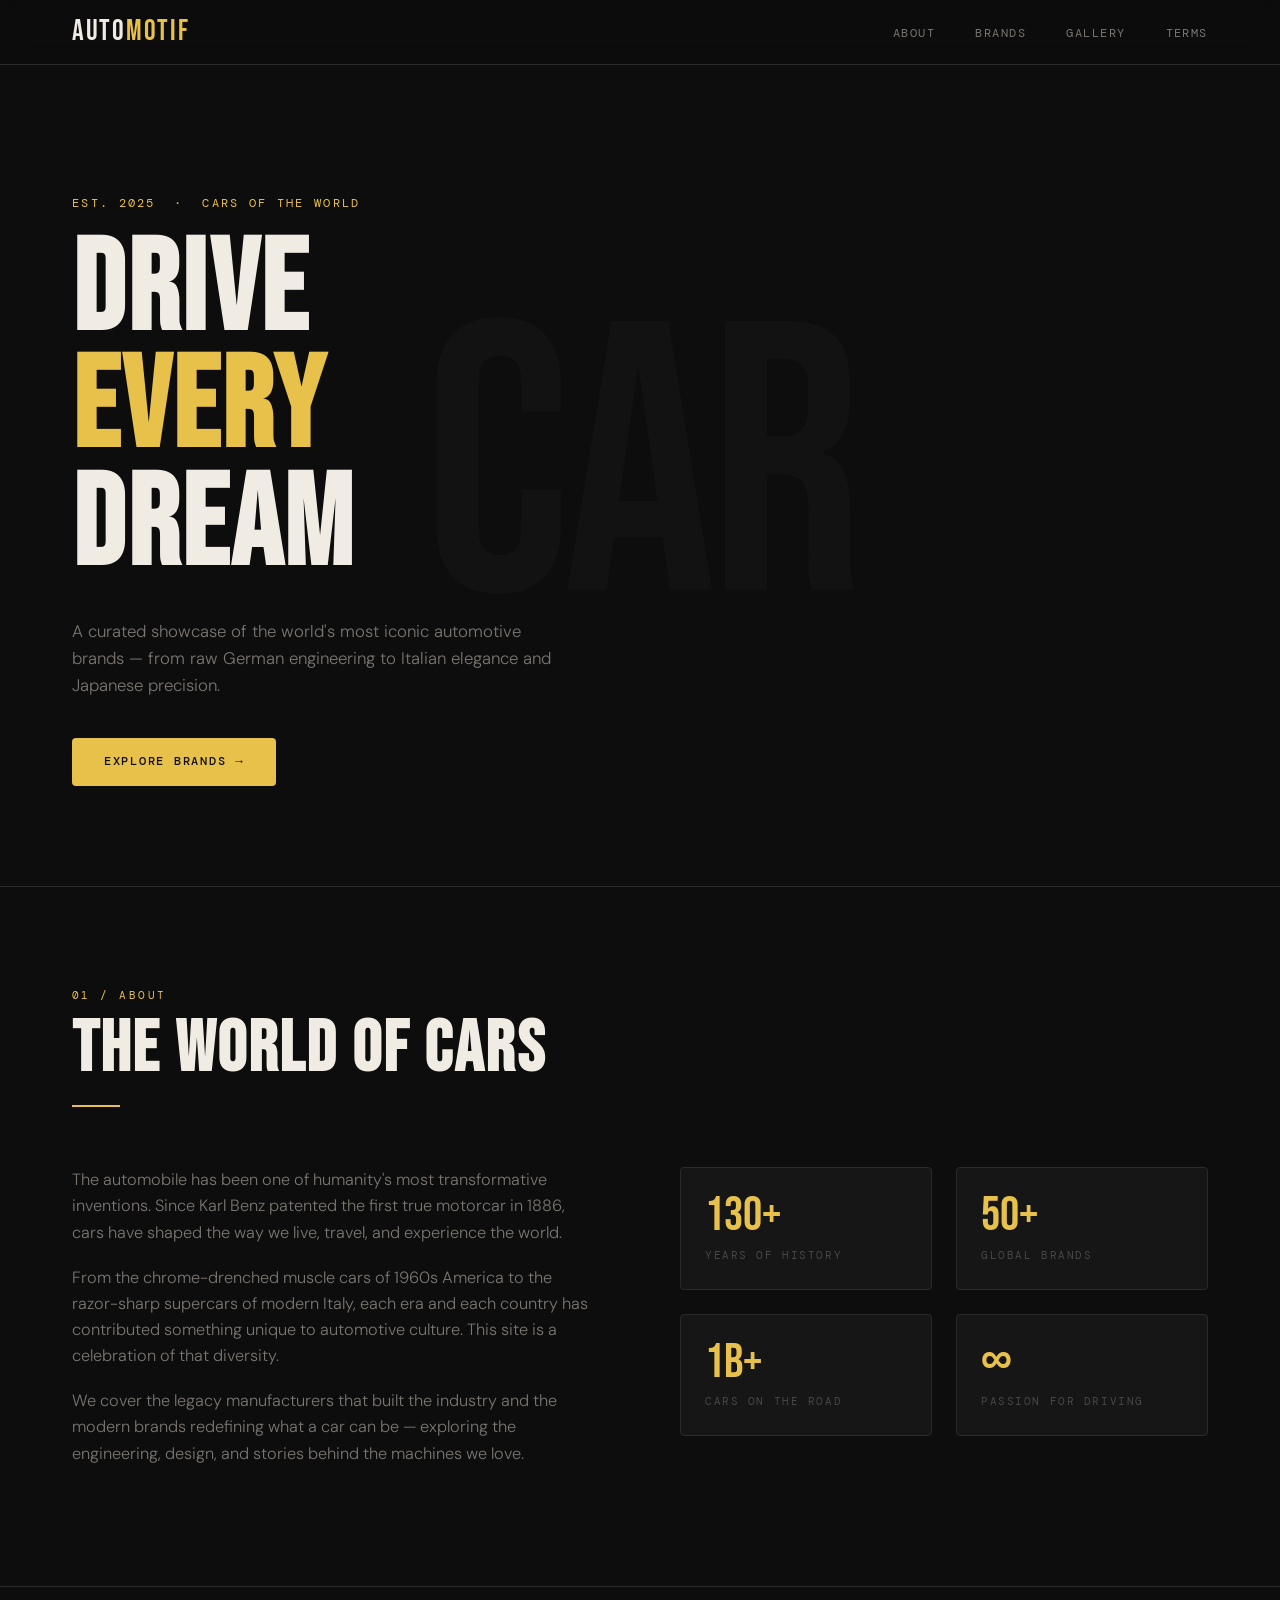
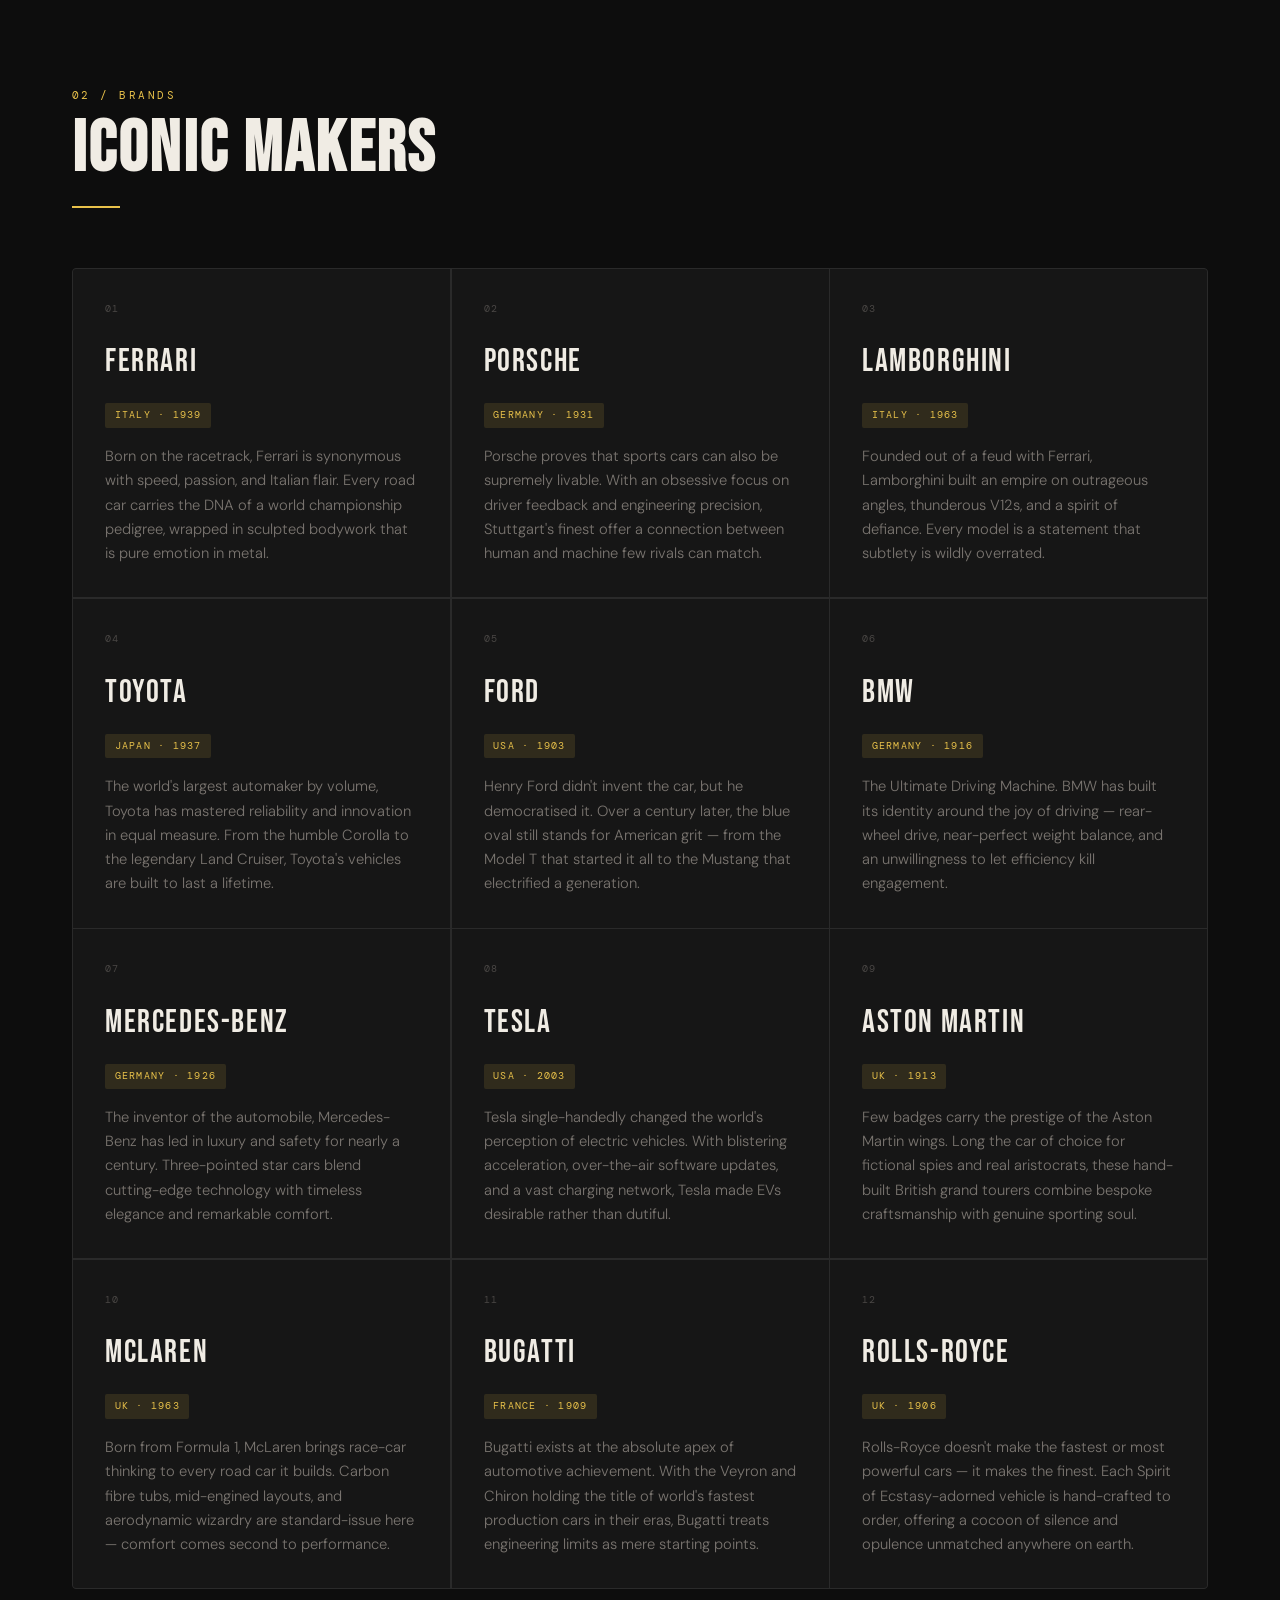
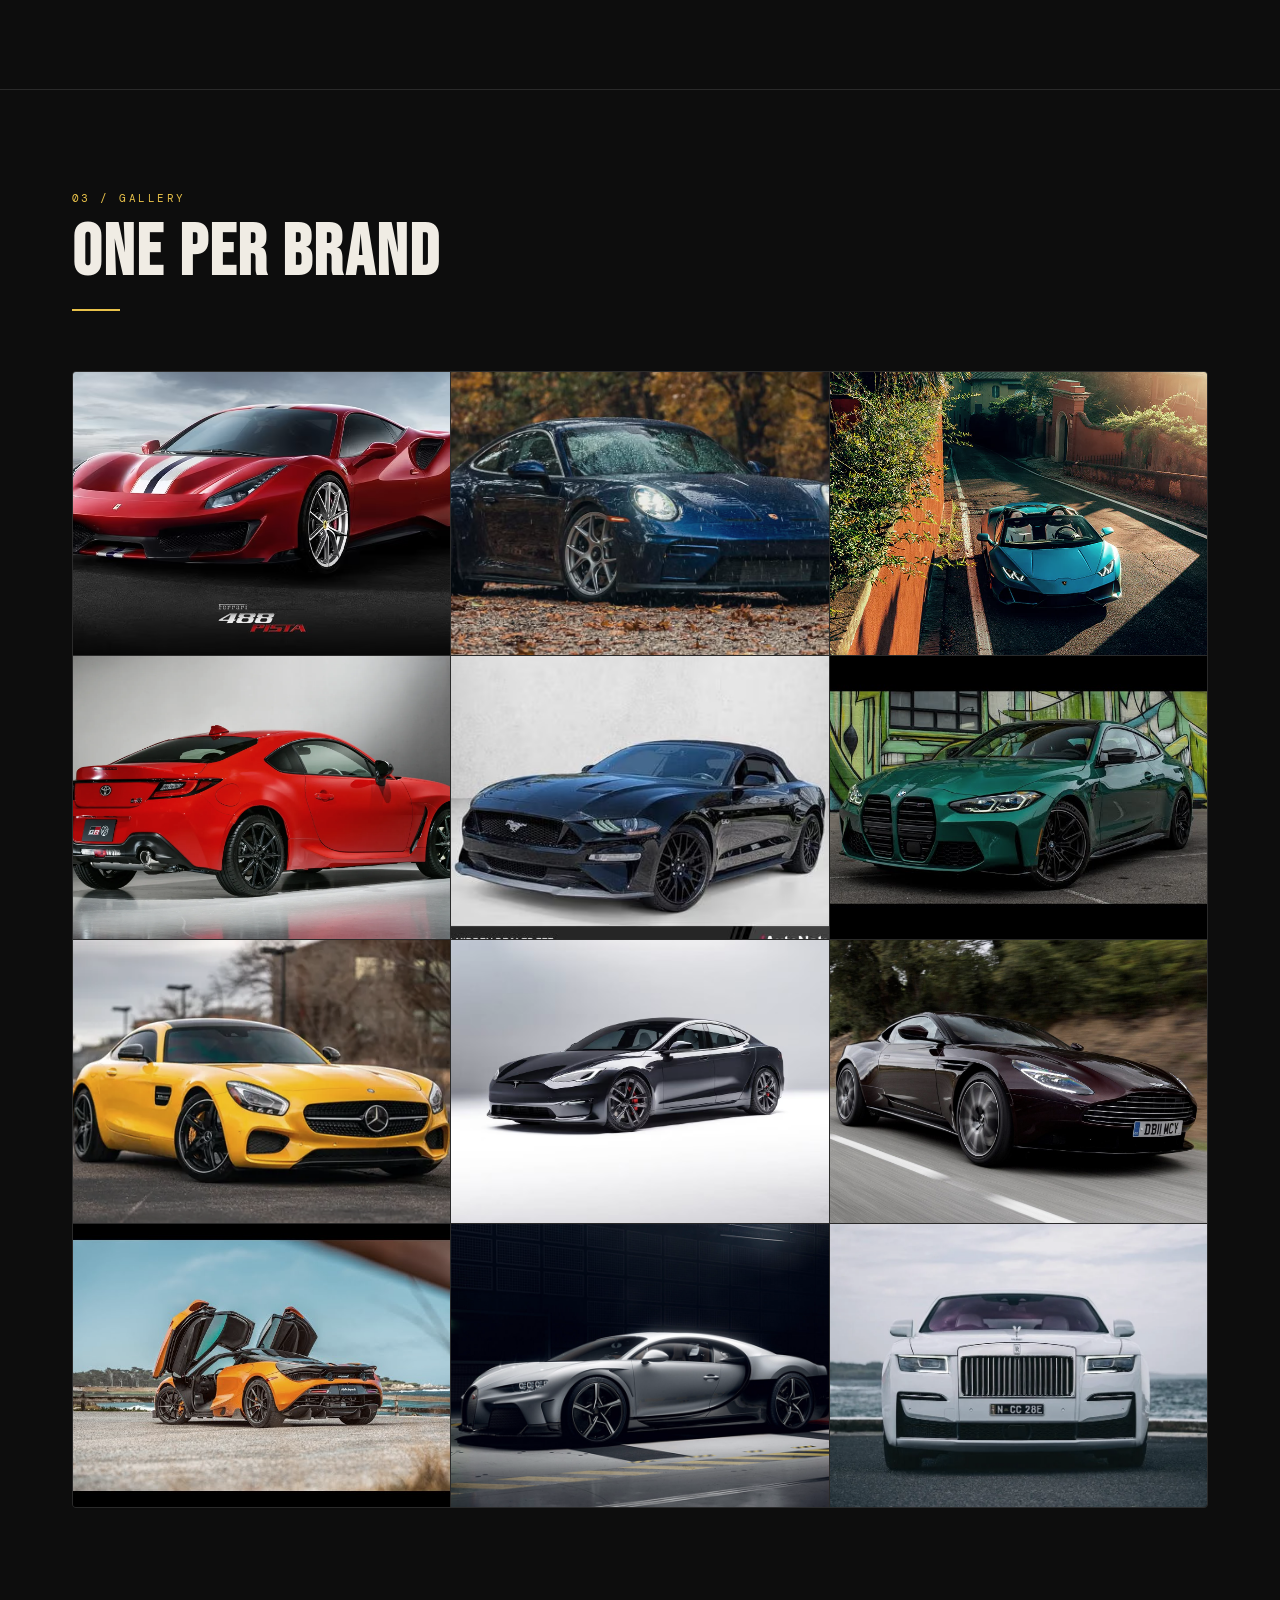
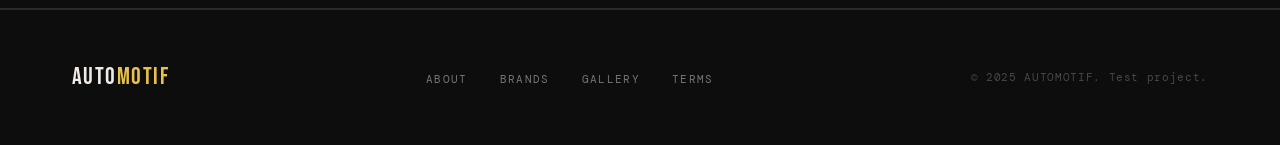
<file: index.html>
<!DOCTYPE html>
<html lang="en">
<head>
  <meta charset="UTF-8" />
  <meta name="viewport" content="width=device-width, initial-scale=1.0" />
  <title>AUTOMOTIF — Cars of the World</title>
  <link rel="stylesheet" href="styles.css" />
</head>
<body>

  <!-- NAV -->
  <nav>
    <div class="nav-inner">
      <a href="index.html" class="nav-logo">AUTO<span>MOTIF</span></a>
      <ul class="nav-links">
        <li><a href="#about">About</a></li>
        <li><a href="#brands">Brands</a></li>
        <li><a href="#gallery">Gallery</a></li>
        <li><a href="terms.html">Terms</a></li>
      </ul>
    </div>
  </nav>

  <!-- HERO -->
  <section class="hero">
    <div class="container">
      <p class="hero-eyebrow">Est. 2025 &nbsp;·&nbsp; Cars of the World</p>
      <h1 class="hero-title">DRIVE<br><em>EVERY</em><br>DREAM</h1>
      <p class="hero-desc">
        A curated showcase of the world's most iconic automotive brands — from raw German engineering to Italian elegance and Japanese precision.
      </p>
      <a href="#brands" class="hero-cta">Explore Brands →</a>
    </div>
  </section>

  <!-- ABOUT -->
  <section id="about">
    <div class="container">
      <div class="section-header">
        <p class="section-eyebrow">01 / About</p>
        <h2 class="section-title">THE WORLD OF CARS</h2>
        <div class="section-divider"></div>
      </div>
      <div class="about-grid">
        <div class="about-body">
          <p>
            The automobile has been one of humanity's most transformative inventions. Since Karl Benz patented the first true motorcar in 1886, cars have shaped the way we live, travel, and experience the world.
          </p>
          <p>
            From the chrome-drenched muscle cars of 1960s America to the razor-sharp supercars of modern Italy, each era and each country has contributed something unique to automotive culture. This site is a celebration of that diversity.
          </p>
          <p>
            We cover the legacy manufacturers that built the industry and the modern brands redefining what a car can be — exploring the engineering, design, and stories behind the machines we love.
          </p>
        </div>
        <div class="about-stats">
          <div class="stat-card">
            <div class="stat-number">130+</div>
            <div class="stat-label">Years of History</div>
          </div>
          <div class="stat-card">
            <div class="stat-number">50+</div>
            <div class="stat-label">Global Brands</div>
          </div>
          <div class="stat-card">
            <div class="stat-number">1B+</div>
            <div class="stat-label">Cars on the Road</div>
          </div>
          <div class="stat-card">
            <div class="stat-number">∞</div>
            <div class="stat-label">Passion for Driving</div>
          </div>
        </div>
      </div>
    </div>
  </section>

  <!-- BRANDS -->
  <section id="brands">
    <div class="container">
      <div class="section-header">
        <p class="section-eyebrow">02 / Brands</p>
        <h2 class="section-title">ICONIC MAKERS</h2>
        <div class="section-divider"></div>
      </div>
      <div class="brands-grid">

        <div class="brand-card">
          <div class="brand-index">01</div>
          <div class="brand-name">Ferrari</div>
          <span class="brand-origin">Italy · 1939</span>
          <p class="brand-desc">Born on the racetrack, Ferrari is synonymous with speed, passion, and Italian flair. Every road car carries the DNA of a world championship pedigree, wrapped in sculpted bodywork that is pure emotion in metal.</p>
        </div>

        <div class="brand-card">
          <div class="brand-index">02</div>
          <div class="brand-name">Porsche</div>
          <span class="brand-origin">Germany · 1931</span>
          <p class="brand-desc">Porsche proves that sports cars can also be supremely livable. With an obsessive focus on driver feedback and engineering precision, Stuttgart's finest offer a connection between human and machine few rivals can match.</p>
        </div>

        <div class="brand-card">
          <div class="brand-index">03</div>
          <div class="brand-name">Lamborghini</div>
          <span class="brand-origin">Italy · 1963</span>
          <p class="brand-desc">Founded out of a feud with Ferrari, Lamborghini built an empire on outrageous angles, thunderous V12s, and a spirit of defiance. Every model is a statement that subtlety is wildly overrated.</p>
        </div>

        <div class="brand-card">
          <div class="brand-index">04</div>
          <div class="brand-name">Toyota</div>
          <span class="brand-origin">Japan · 1937</span>
          <p class="brand-desc">The world's largest automaker by volume, Toyota has mastered reliability and innovation in equal measure. From the humble Corolla to the legendary Land Cruiser, Toyota's vehicles are built to last a lifetime.</p>
        </div>

        <div class="brand-card">
          <div class="brand-index">05</div>
          <div class="brand-name">Ford</div>
          <span class="brand-origin">USA · 1903</span>
          <p class="brand-desc">Henry Ford didn't invent the car, but he democratised it. Over a century later, the blue oval still stands for American grit — from the Model T that started it all to the Mustang that electrified a generation.</p>
        </div>

        <div class="brand-card">
          <div class="brand-index">06</div>
          <div class="brand-name">BMW</div>
          <span class="brand-origin">Germany · 1916</span>
          <p class="brand-desc">The Ultimate Driving Machine. BMW has built its identity around the joy of driving — rear-wheel drive, near-perfect weight balance, and an unwillingness to let efficiency kill engagement.</p>
        </div>

        <div class="brand-card">
          <div class="brand-index">07</div>
          <div class="brand-name">Mercedes-Benz</div>
          <span class="brand-origin">Germany · 1926</span>
          <p class="brand-desc">The inventor of the automobile, Mercedes-Benz has led in luxury and safety for nearly a century. Three-pointed star cars blend cutting-edge technology with timeless elegance and remarkable comfort.</p>
        </div>

        <div class="brand-card">
          <div class="brand-index">08</div>
          <div class="brand-name">Tesla</div>
          <span class="brand-origin">USA · 2003</span>
          <p class="brand-desc">Tesla single-handedly changed the world's perception of electric vehicles. With blistering acceleration, over-the-air software updates, and a vast charging network, Tesla made EVs desirable rather than dutiful.</p>
        </div>

        <div class="brand-card">
          <div class="brand-index">09</div>
          <div class="brand-name">Aston Martin</div>
          <span class="brand-origin">UK · 1913</span>
          <p class="brand-desc">Few badges carry the prestige of the Aston Martin wings. Long the car of choice for fictional spies and real aristocrats, these hand-built British grand tourers combine bespoke craftsmanship with genuine sporting soul.</p>
        </div>

        <div class="brand-card">
          <div class="brand-index">10</div>
          <div class="brand-name">McLaren</div>
          <span class="brand-origin">UK · 1963</span>
          <p class="brand-desc">Born from Formula 1, McLaren brings race-car thinking to every road car it builds. Carbon fibre tubs, mid-engined layouts, and aerodynamic wizardry are standard-issue here — comfort comes second to performance.</p>
        </div>

        <div class="brand-card">
          <div class="brand-index">11</div>
          <div class="brand-name">Bugatti</div>
          <span class="brand-origin">France · 1909</span>
          <p class="brand-desc">Bugatti exists at the absolute apex of automotive achievement. With the Veyron and Chiron holding the title of world's fastest production cars in their eras, Bugatti treats engineering limits as mere starting points.</p>
        </div>

        <div class="brand-card">
          <div class="brand-index">12</div>
          <div class="brand-name">Rolls-Royce</div>
          <span class="brand-origin">UK · 1906</span>
          <p class="brand-desc">Rolls-Royce doesn't make the fastest or most powerful cars — it makes the finest. Each Spirit of Ecstasy-adorned vehicle is hand-crafted to order, offering a cocoon of silence and opulence unmatched anywhere on earth.</p>
        </div>

      </div>
    </div>
  </section>

  <!-- GALLERY -->
  <section id="gallery">
    <div class="container">
      <div class="section-header">
        <p class="section-eyebrow">03 / Gallery</p>
        <h2 class="section-title">ONE PER BRAND</h2>
        <div class="section-divider"></div>
      </div>
      <div class="gallery-grid">

        <div class="gallery-item">
          <img src="images/ferrari.avif" alt="Ferrari 488 Pista" loading="lazy" />
          <div class="gallery-overlay">
            <div class="gallery-car-brand">Ferrari</div>
            <div class="gallery-car-name">488 Pista</div>
          </div>
        </div>

        <div class="gallery-item">
          <img src="images/porsche.avif" alt="Porsche 911 GT3" loading="lazy" />
          <div class="gallery-overlay">
            <div class="gallery-car-brand">Porsche</div>
            <div class="gallery-car-name">911 GT3</div>
          </div>
        </div>

        <div class="gallery-item">
          <img src="images/lamborghini.webp" alt="Lamborghini Huracán" loading="lazy" />
          <div class="gallery-overlay">
            <div class="gallery-car-brand">Lamborghini</div>
            <div class="gallery-car-name">Huracán EVO</div>
          </div>
        </div>

        <div class="gallery-item">
          <img src="images/toyota.webp" alt="Toyota GR86" loading="lazy" />
          <div class="gallery-overlay">
            <div class="gallery-car-brand">Toyota</div>
            <div class="gallery-car-name">GR86</div>
          </div>
        </div>

        <div class="gallery-item">
          <img src="images/mustang.avif" alt="Ford Mustang GT" loading="lazy" />
          <div class="gallery-overlay">
            <div class="gallery-car-brand">Ford</div>
            <div class="gallery-car-name">Mustang GT</div>
          </div>
        </div>

        <div class="gallery-item">
          <img src="images/bmw.jpg" alt="BMW M4 Competition" loading="lazy" />
          <div class="gallery-overlay">
            <div class="gallery-car-brand">BMW</div>
            <div class="gallery-car-name">M4 Competition</div>
          </div>
        </div>

        <div class="gallery-item">
          <img src="images/mercedes.webp" alt="Mercedes-AMG" loading="lazy" />
          <div class="gallery-overlay">
            <div class="gallery-car-brand">Mercedes-Benz</div>
            <div class="gallery-car-name">AMG E53</div>
          </div>
        </div>

        <div class="gallery-item">
          <img src="images/tesla.avif" alt="Tesla Model S" loading="lazy" />
          <div class="gallery-overlay">
            <div class="gallery-car-brand">Tesla</div>
            <div class="gallery-car-name">Model S Plaid</div>
          </div>
        </div>

        <div class="gallery-item">
          <img src="images/aston-martin.jpg" alt="Aston Martin DB11" loading="lazy" />
          <div class="gallery-overlay">
            <div class="gallery-car-brand">Aston Martin</div>
            <div class="gallery-car-name">DB11</div>
          </div>
        </div>

        <div class="gallery-item">
          <img src="images/mac-laren.jpg" alt="McLaren 720S" loading="lazy" />
          <div class="gallery-overlay">
            <div class="gallery-car-brand">McLaren</div>
            <div class="gallery-car-name">720S</div>
          </div>
        </div>

        <div class="gallery-item">
          <img src="images/buggati.jpg" alt="Bugatti Chiron" loading="lazy" />
          <div class="gallery-overlay">
            <div class="gallery-car-brand">Bugatti</div>
            <div class="gallery-car-name">Chiron</div>
          </div>
        </div>

        <div class="gallery-item">
          <img src="images/rolls-royce-ghost.webp" alt="Rolls-Royce Ghost" loading="lazy" />
          <div class="gallery-overlay">
            <div class="gallery-car-brand">Rolls-Royce</div>
            <div class="gallery-car-name">Ghost</div>
          </div>
        </div>

      </div>
    </div>
  </section>

  <!-- FOOTER -->
  <footer>
    <div class="footer-inner">
      <a href="index.html" class="footer-logo">AUTO<span>MOTIF</span></a>
      <ul class="footer-links">
        <li><a href="#about">About</a></li>
        <li><a href="#brands">Brands</a></li>
        <li><a href="#gallery">Gallery</a></li>
        <li><a href="terms.html">Terms</a></li>
      </ul>
      <p class="footer-copy">&copy; 2025 AUTOMOTIF. Test project.</p>
    </div>
  </footer>

</body>
</html>
</file>
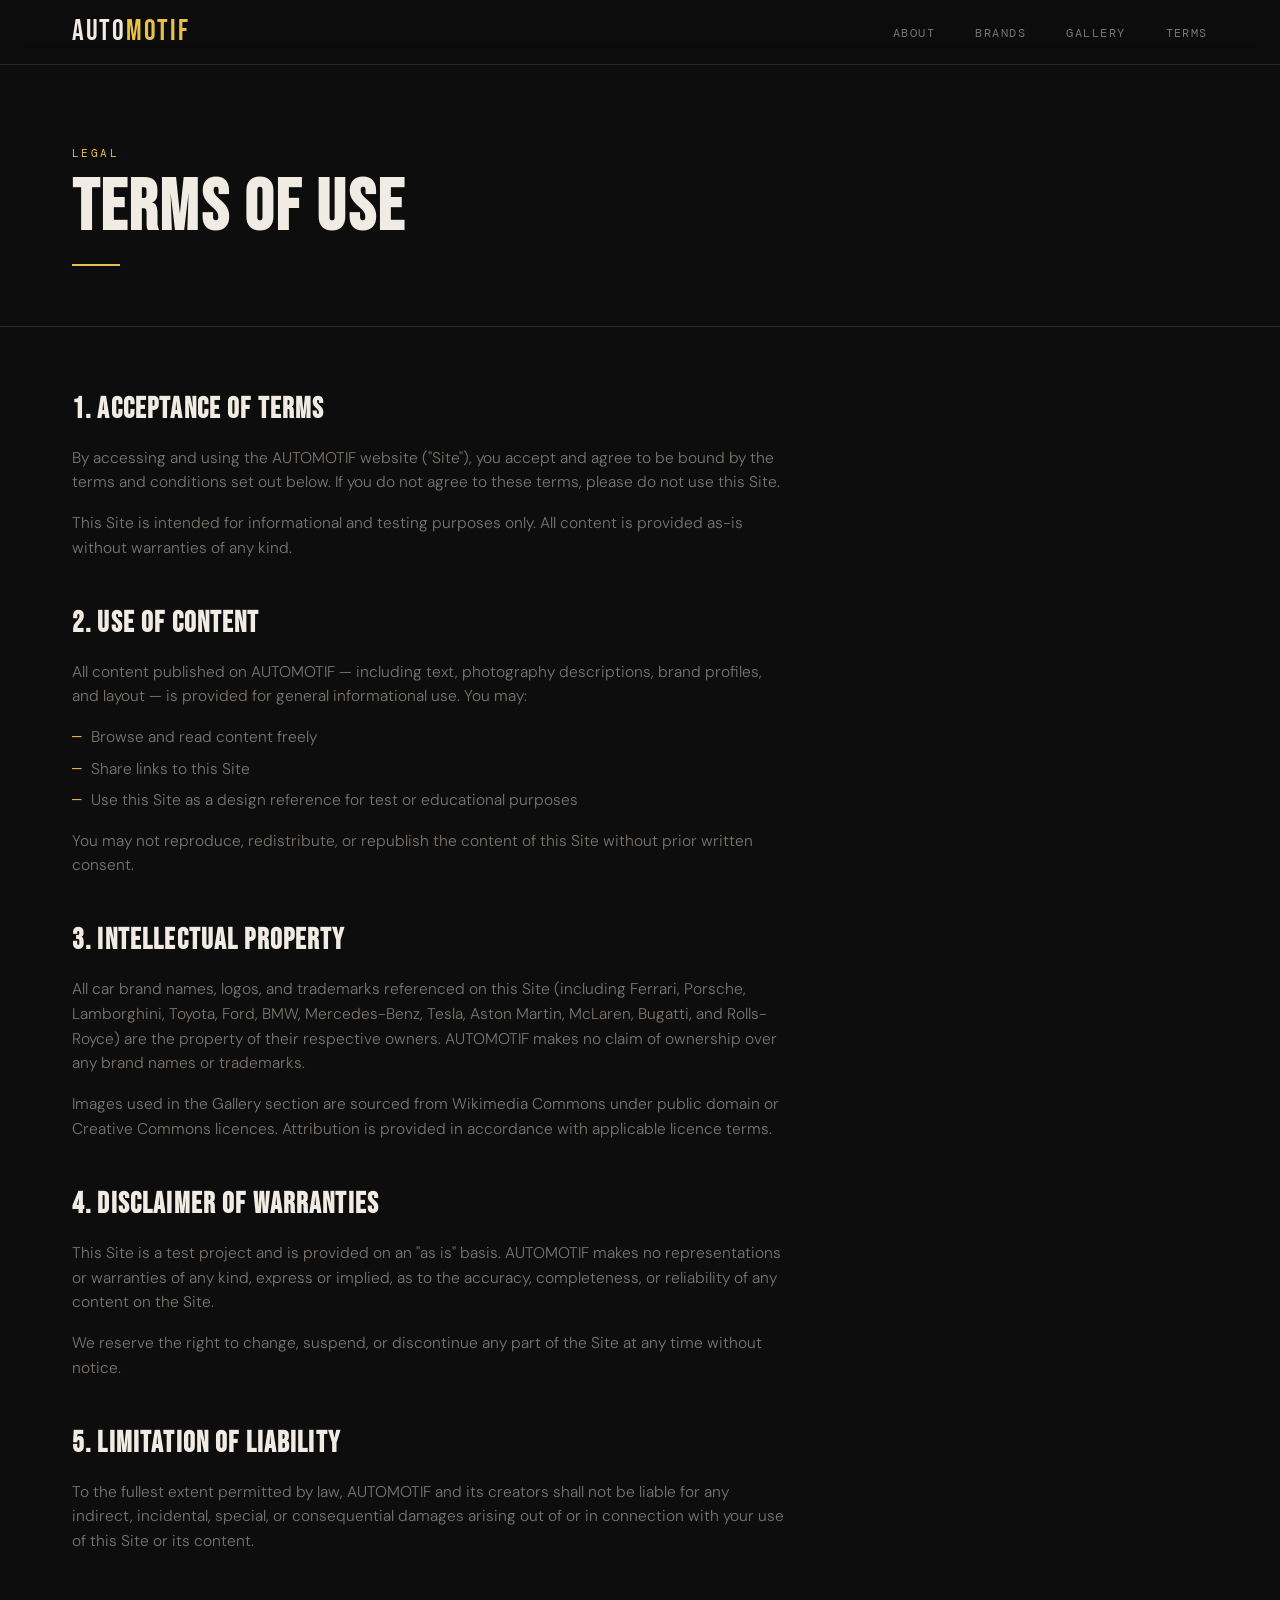
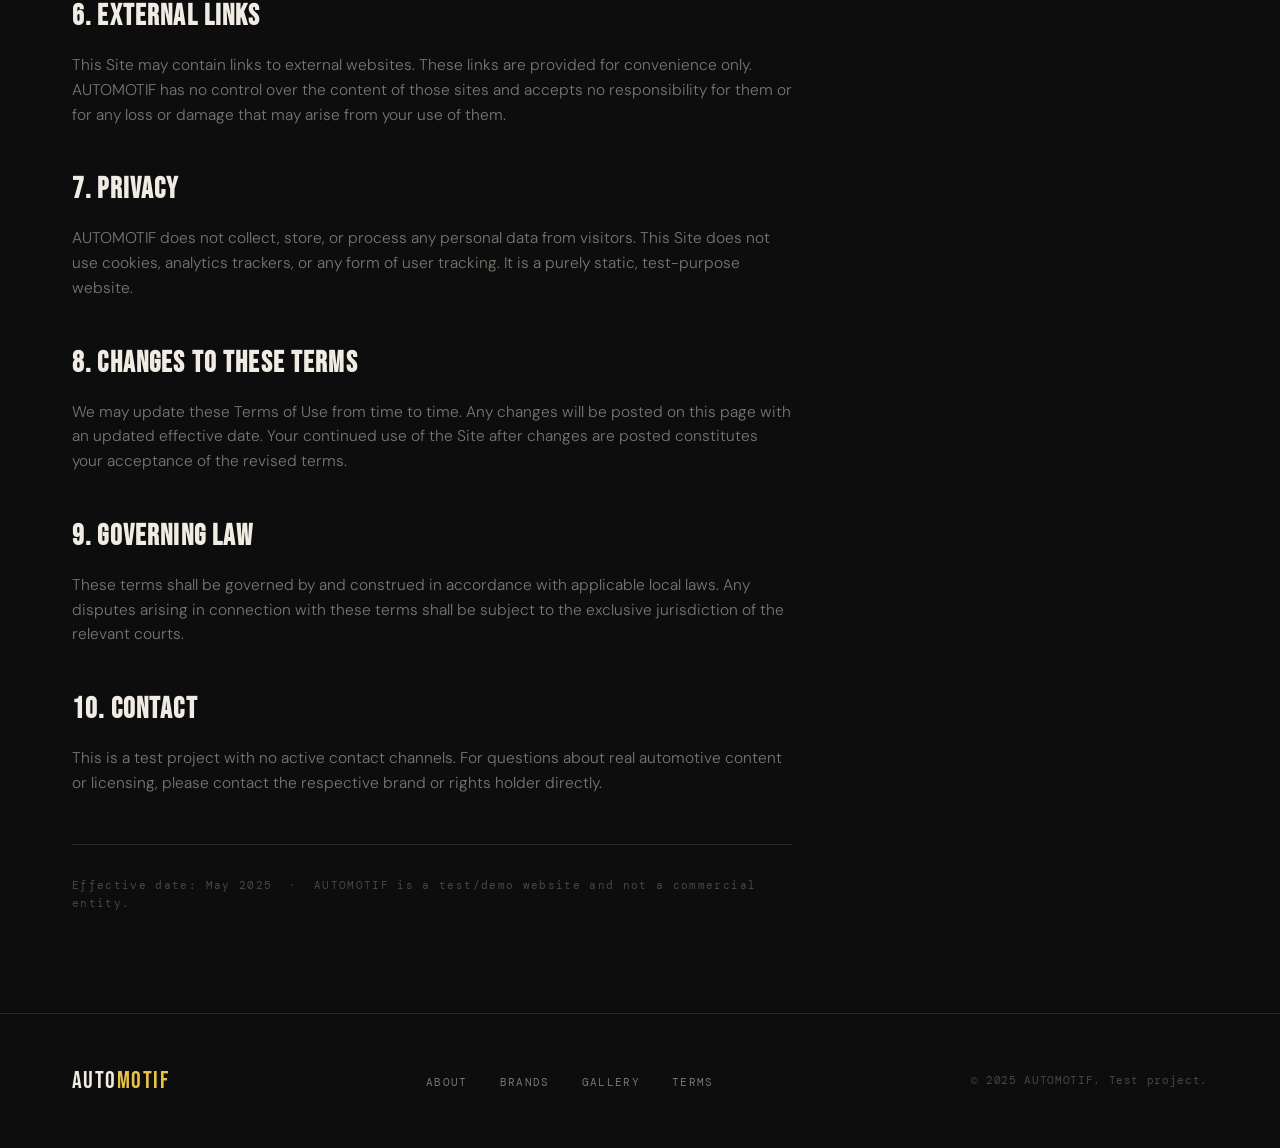
<file: terms.html>
<!DOCTYPE html>
<html lang="en">
<head>
  <meta charset="UTF-8" />
  <meta name="viewport" content="width=device-width, initial-scale=1.0" />
  <title>Terms of Use — AUTOMOTIF</title>
  <link rel="stylesheet" href="styles.css" />
</head>
<body>

  <!-- NAV -->
  <nav>
    <div class="nav-inner">
      <a href="index.html" class="nav-logo">AUTO<span>MOTIF</span></a>
      <ul class="nav-links">
        <li><a href="index.html#about">About</a></li>
        <li><a href="index.html#brands">Brands</a></li>
        <li><a href="index.html#gallery">Gallery</a></li>
        <li><a href="terms.html">Terms</a></li>
      </ul>
    </div>
  </nav>

  <!-- TERMS HERO -->
  <section class="terms-hero">
    <div class="container">
      <p class="section-eyebrow">Legal</p>
      <h1 class="section-title">TERMS OF USE</h1>
      <div class="section-divider"></div>
    </div>
  </section>

  <!-- TERMS CONTENT -->
  <div class="container">
    <div class="terms-content">

      <h2>1. Acceptance of Terms</h2>
      <p>
        By accessing and using the AUTOMOTIF website ("Site"), you accept and agree to be bound by the terms and conditions set out below. If you do not agree to these terms, please do not use this Site.
      </p>
      <p>
        This Site is intended for informational and testing purposes only. All content is provided as-is without warranties of any kind.
      </p>

      <h2>2. Use of Content</h2>
      <p>
        All content published on AUTOMOTIF — including text, photography descriptions, brand profiles, and layout — is provided for general informational use. You may:
      </p>
      <ul>
        <li>Browse and read content freely</li>
        <li>Share links to this Site</li>
        <li>Use this Site as a design reference for test or educational purposes</li>
      </ul>
      <p>You may not reproduce, redistribute, or republish the content of this Site without prior written consent.</p>

      <h2>3. Intellectual Property</h2>
      <p>
        All car brand names, logos, and trademarks referenced on this Site (including Ferrari, Porsche, Lamborghini, Toyota, Ford, BMW, Mercedes-Benz, Tesla, Aston Martin, McLaren, Bugatti, and Rolls-Royce) are the property of their respective owners. AUTOMOTIF makes no claim of ownership over any brand names or trademarks.
      </p>
      <p>
        Images used in the Gallery section are sourced from Wikimedia Commons under public domain or Creative Commons licences. Attribution is provided in accordance with applicable licence terms.
      </p>

      <h2>4. Disclaimer of Warranties</h2>
      <p>
        This Site is a test project and is provided on an "as is" basis. AUTOMOTIF makes no representations or warranties of any kind, express or implied, as to the accuracy, completeness, or reliability of any content on the Site.
      </p>
      <p>
        We reserve the right to change, suspend, or discontinue any part of the Site at any time without notice.
      </p>

      <h2>5. Limitation of Liability</h2>
      <p>
        To the fullest extent permitted by law, AUTOMOTIF and its creators shall not be liable for any indirect, incidental, special, or consequential damages arising out of or in connection with your use of this Site or its content.
      </p>

      <h2>6. External Links</h2>
      <p>
        This Site may contain links to external websites. These links are provided for convenience only. AUTOMOTIF has no control over the content of those sites and accepts no responsibility for them or for any loss or damage that may arise from your use of them.
      </p>

      <h2>7. Privacy</h2>
      <p>
        AUTOMOTIF does not collect, store, or process any personal data from visitors. This Site does not use cookies, analytics trackers, or any form of user tracking. It is a purely static, test-purpose website.
      </p>

      <h2>8. Changes to These Terms</h2>
      <p>
        We may update these Terms of Use from time to time. Any changes will be posted on this page with an updated effective date. Your continued use of the Site after changes are posted constitutes your acceptance of the revised terms.
      </p>

      <h2>9. Governing Law</h2>
      <p>
        These terms shall be governed by and construed in accordance with applicable local laws. Any disputes arising in connection with these terms shall be subject to the exclusive jurisdiction of the relevant courts.
      </p>

      <h2>10. Contact</h2>
      <p>
        This is a test project with no active contact channels. For questions about real automotive content or licensing, please contact the respective brand or rights holder directly.
      </p>

      <div class="terms-meta">
        Effective date: May 2025 &nbsp;·&nbsp; AUTOMOTIF is a test/demo website and not a commercial entity.
      </div>

    </div>
  </div>

  <!-- FOOTER -->
  <footer>
    <div class="footer-inner">
      <a href="index.html" class="footer-logo">AUTO<span>MOTIF</span></a>
      <ul class="footer-links">
        <li><a href="index.html#about">About</a></li>
        <li><a href="index.html#brands">Brands</a></li>
        <li><a href="index.html#gallery">Gallery</a></li>
        <li><a href="terms.html">Terms</a></li>
      </ul>
      <p class="footer-copy">&copy; 2025 AUTOMOTIF. Test project.</p>
    </div>
  </footer>

</body>
</html>
</file>
<file: styles.css>
/* =============================================
   AUTOMOTIF — Car Website Stylesheet
   ============================================= */

@import url('https://fonts.googleapis.com/css2?family=Bebas+Neue&family=DM+Sans:wght@300;400;500;600&family=DM+Mono:wght@400;500&display=swap');

/* --- Variables --- */
:root {
  --bg: #0d0d0d;
  --surface: #161616;
  --surface-2: #1f1f1f;
  --border: #2a2a2a;
  --accent: #e8c14a;
  --accent-dim: rgba(232, 193, 74, 0.12);
  --text: #f0ece4;
  --text-muted: #7a7570;
  --text-dim: #4a4745;
  --radius: 4px;
  --max-w: 1200px;
  --font-display: 'Bebas Neue', sans-serif;
  --font-body: 'DM Sans', sans-serif;
  --font-mono: 'DM Mono', monospace;
}

/* --- Reset --- */
*, *::before, *::after { box-sizing: border-box; margin: 0; padding: 0; }
html { scroll-behavior: smooth; }

body {
  background: var(--bg);
  color: var(--text);
  font-family: var(--font-body);
  font-size: 16px;
  line-height: 1.6;
  -webkit-font-smoothing: antialiased;
}

img { display: block; max-width: 100%; }
a { color: inherit; text-decoration: none; }

/* --- Layout --- */
.container {
  max-width: var(--max-w);
  margin: 0 auto;
  padding: 0 2rem;
}

section {
  padding: 100px 0;
}

/* --- NAV --- */
nav {
  position: sticky;
  top: 0;
  z-index: 100;
  background: rgba(13, 13, 13, 0.92);
  backdrop-filter: blur(12px);
  border-bottom: 1px solid var(--border);
}

.nav-inner {
  max-width: var(--max-w);
  margin: 0 auto;
  padding: 0 2rem;
  height: 64px;
  display: flex;
  align-items: center;
  justify-content: space-between;
}

.nav-logo {
  font-family: var(--font-display);
  font-size: 1.8rem;
  letter-spacing: 0.06em;
  color: var(--text);
}

.nav-logo span {
  color: var(--accent);
}

.nav-links {
  display: flex;
  gap: 2.5rem;
  list-style: none;
}

.nav-links a {
  font-family: var(--font-mono);
  font-size: 0.78rem;
  letter-spacing: 0.12em;
  text-transform: uppercase;
  color: var(--text-muted);
  transition: color 0.2s;
}

.nav-links a:hover {
  color: var(--accent);
}

/* --- HERO --- */
.hero {
  padding: 130px 0 100px;
  border-bottom: 1px solid var(--border);
  position: relative;
  overflow: hidden;
}

.hero::before {
  content: 'CAR';
  position: absolute;
  font-family: var(--font-display);
  font-size: clamp(180px, 30vw, 400px);
  color: rgba(255,255,255, 0.02);
  top: 50%;
  left: 50%;
  transform: translate(-50%, -50%);
  pointer-events: none;
  white-space: nowrap;
  letter-spacing: -0.02em;
}

.hero-eyebrow {
  font-family: var(--font-mono);
  font-size: 0.72rem;
  letter-spacing: 0.2em;
  text-transform: uppercase;
  color: var(--accent);
  margin-bottom: 1.2rem;
}

.hero-title {
  font-family: var(--font-display);
  font-size: clamp(64px, 10vw, 130px);
  line-height: 0.92;
  letter-spacing: 0.02em;
  color: var(--text);
  margin-bottom: 2rem;
}

.hero-title em {
  font-style: normal;
  color: var(--accent);
}

.hero-desc {
  max-width: 480px;
  color: var(--text-muted);
  font-size: 1.05rem;
  font-weight: 300;
  margin-bottom: 2.5rem;
}

.hero-cta {
  display: inline-flex;
  align-items: center;
  gap: 0.75rem;
  background: var(--accent);
  color: #0d0d0d;
  font-family: var(--font-mono);
  font-size: 0.78rem;
  font-weight: 500;
  letter-spacing: 0.14em;
  text-transform: uppercase;
  padding: 0.85rem 2rem;
  border-radius: var(--radius);
  transition: opacity 0.2s;
}

.hero-cta:hover { opacity: 0.85; }

/* --- SECTION HEADER --- */
.section-header {
  margin-bottom: 60px;
}

.section-eyebrow {
  font-family: var(--font-mono);
  font-size: 0.7rem;
  letter-spacing: 0.22em;
  text-transform: uppercase;
  color: var(--accent);
  margin-bottom: 0.6rem;
}

.section-title {
  font-family: var(--font-display);
  font-size: clamp(40px, 6vw, 72px);
  line-height: 1;
  letter-spacing: 0.03em;
  color: var(--text);
}

.section-divider {
  width: 48px;
  height: 2px;
  background: var(--accent);
  margin-top: 1.2rem;
}

/* --- ABOUT --- */
#about {
  border-bottom: 1px solid var(--border);
}

.about-grid {
  display: grid;
  grid-template-columns: 1fr 1fr;
  gap: 80px;
  align-items: start;
}

.about-body p {
  color: var(--text-muted);
  font-weight: 300;
  margin-bottom: 1.2rem;
  font-size: 1.02rem;
}

.about-stats {
  display: grid;
  grid-template-columns: 1fr 1fr;
  gap: 1.5rem;
}

.stat-card {
  background: var(--surface);
  border: 1px solid var(--border);
  border-radius: var(--radius);
  padding: 1.5rem;
}

.stat-number {
  font-family: var(--font-display);
  font-size: 3rem;
  line-height: 1;
  color: var(--accent);
  margin-bottom: 0.4rem;
}

.stat-label {
  font-family: var(--font-mono);
  font-size: 0.7rem;
  letter-spacing: 0.14em;
  text-transform: uppercase;
  color: var(--text-dim);
}

/* --- BRANDS --- */
#brands {
  border-bottom: 1px solid var(--border);
}

.brands-grid {
  display: grid;
  grid-template-columns: repeat(auto-fill, minmax(300px, 1fr));
  gap: 1.5px;
  background: var(--border);
  border: 1px solid var(--border);
  border-radius: var(--radius);
  overflow: hidden;
}

.brand-card {
  background: var(--surface);
  padding: 2rem;
  transition: background 0.2s;
  position: relative;
}

.brand-card:hover {
  background: var(--surface-2);
}

.brand-index {
  font-family: var(--font-mono);
  font-size: 0.65rem;
  letter-spacing: 0.1em;
  color: var(--text-dim);
  margin-bottom: 1.2rem;
}

.brand-name {
  font-family: var(--font-display);
  font-size: 2rem;
  letter-spacing: 0.05em;
  color: var(--text);
  margin-bottom: 0.8rem;
}

.brand-origin {
  display: inline-block;
  font-family: var(--font-mono);
  font-size: 0.65rem;
  letter-spacing: 0.12em;
  text-transform: uppercase;
  color: var(--accent);
  background: var(--accent-dim);
  padding: 0.25rem 0.6rem;
  border-radius: 2px;
  margin-bottom: 1rem;
}

.brand-desc {
  color: var(--text-muted);
  font-size: 0.92rem;
  font-weight: 300;
  line-height: 1.65;
}

/* --- GALLERY --- */
#gallery {
  border-bottom: 1px solid var(--border);
}

.gallery-grid {
  display: grid;
  grid-template-columns: repeat(3, 1fr);
  gap: 1px;
  background: var(--border);
  border: 1px solid var(--border);
  border-radius: var(--radius);
  overflow: hidden;
}

.gallery-item {
  background: var(--surface);
  aspect-ratio: 4/3;
  position: relative;
  overflow: hidden;
  cursor: pointer;
}

.gallery-item img {
  width: 100%;
  height: 100%;
  object-fit: cover;
  transition: transform 0.5s ease, filter 0.3s ease;
  filter: grayscale(20%);
}

.gallery-item:hover img {
  transform: scale(1.06);
  filter: grayscale(0%);
}

.gallery-overlay {
  position: absolute;
  inset: 0;
  background: linear-gradient(to top, rgba(0,0,0,0.75) 0%, transparent 60%);
  padding: 1.2rem;
  display: flex;
  flex-direction: column;
  justify-content: flex-end;
  opacity: 0;
  transition: opacity 0.3s;
}

.gallery-item:hover .gallery-overlay {
  opacity: 1;
}

.gallery-car-brand {
  font-family: var(--font-mono);
  font-size: 0.65rem;
  letter-spacing: 0.16em;
  text-transform: uppercase;
  color: var(--accent);
  margin-bottom: 0.25rem;
}

.gallery-car-name {
  font-family: var(--font-display);
  font-size: 1.4rem;
  letter-spacing: 0.04em;
  color: #fff;
}

/* --- FOOTER --- */
footer {
  border-top: 1px solid var(--border);
  padding: 3rem 0;
}

.footer-inner {
  max-width: var(--max-w);
  margin: 0 auto;
  padding: 0 2rem;
  display: flex;
  justify-content: space-between;
  align-items: center;
  gap: 2rem;
}

.footer-logo {
  font-family: var(--font-display);
  font-size: 1.5rem;
  letter-spacing: 0.06em;
}

.footer-logo span { color: var(--accent); }

.footer-links {
  display: flex;
  gap: 2rem;
  list-style: none;
}

.footer-links a {
  font-family: var(--font-mono);
  font-size: 0.7rem;
  letter-spacing: 0.12em;
  text-transform: uppercase;
  color: var(--text-muted);
  transition: color 0.2s;
}

.footer-links a:hover { color: var(--accent); }

.footer-copy {
  font-family: var(--font-mono);
  font-size: 0.68rem;
  color: var(--text-dim);
  letter-spacing: 0.06em;
}

/* --- TERMS PAGE --- */
.terms-hero {
  padding: 80px 0 60px;
  border-bottom: 1px solid var(--border);
}

.terms-content {
  padding: 60px 0 100px;
  max-width: 720px;
}

.terms-content h2 {
  font-family: var(--font-display);
  font-size: 1.8rem;
  letter-spacing: 0.04em;
  color: var(--text);
  margin: 2.5rem 0 0.8rem;
}

.terms-content h2:first-child { margin-top: 0; }

.terms-content p {
  color: var(--text-muted);
  font-weight: 300;
  margin-bottom: 1rem;
  font-size: 0.97rem;
}

.terms-content ul {
  list-style: none;
  margin-bottom: 1rem;
}

.terms-content ul li {
  color: var(--text-muted);
  font-weight: 300;
  font-size: 0.97rem;
  padding-left: 1.2rem;
  position: relative;
  margin-bottom: 0.4rem;
}

.terms-content ul li::before {
  content: '—';
  position: absolute;
  left: 0;
  color: var(--accent);
  font-family: var(--font-mono);
}

.terms-meta {
  font-family: var(--font-mono);
  font-size: 0.7rem;
  letter-spacing: 0.12em;
  color: var(--text-dim);
  margin-top: 3rem;
  padding-top: 2rem;
  border-top: 1px solid var(--border);
}

/* --- RESPONSIVE --- */
@media (max-width: 900px) {
  .about-grid { grid-template-columns: 1fr; gap: 40px; }
  .gallery-grid { grid-template-columns: repeat(2, 1fr); }
}

@media (max-width: 600px) {
  .nav-links { display: none; }
  .gallery-grid { grid-template-columns: 1fr; }
  .footer-inner { flex-direction: column; text-align: center; }
  .about-stats { grid-template-columns: 1fr 1fr; }
}
</file>
